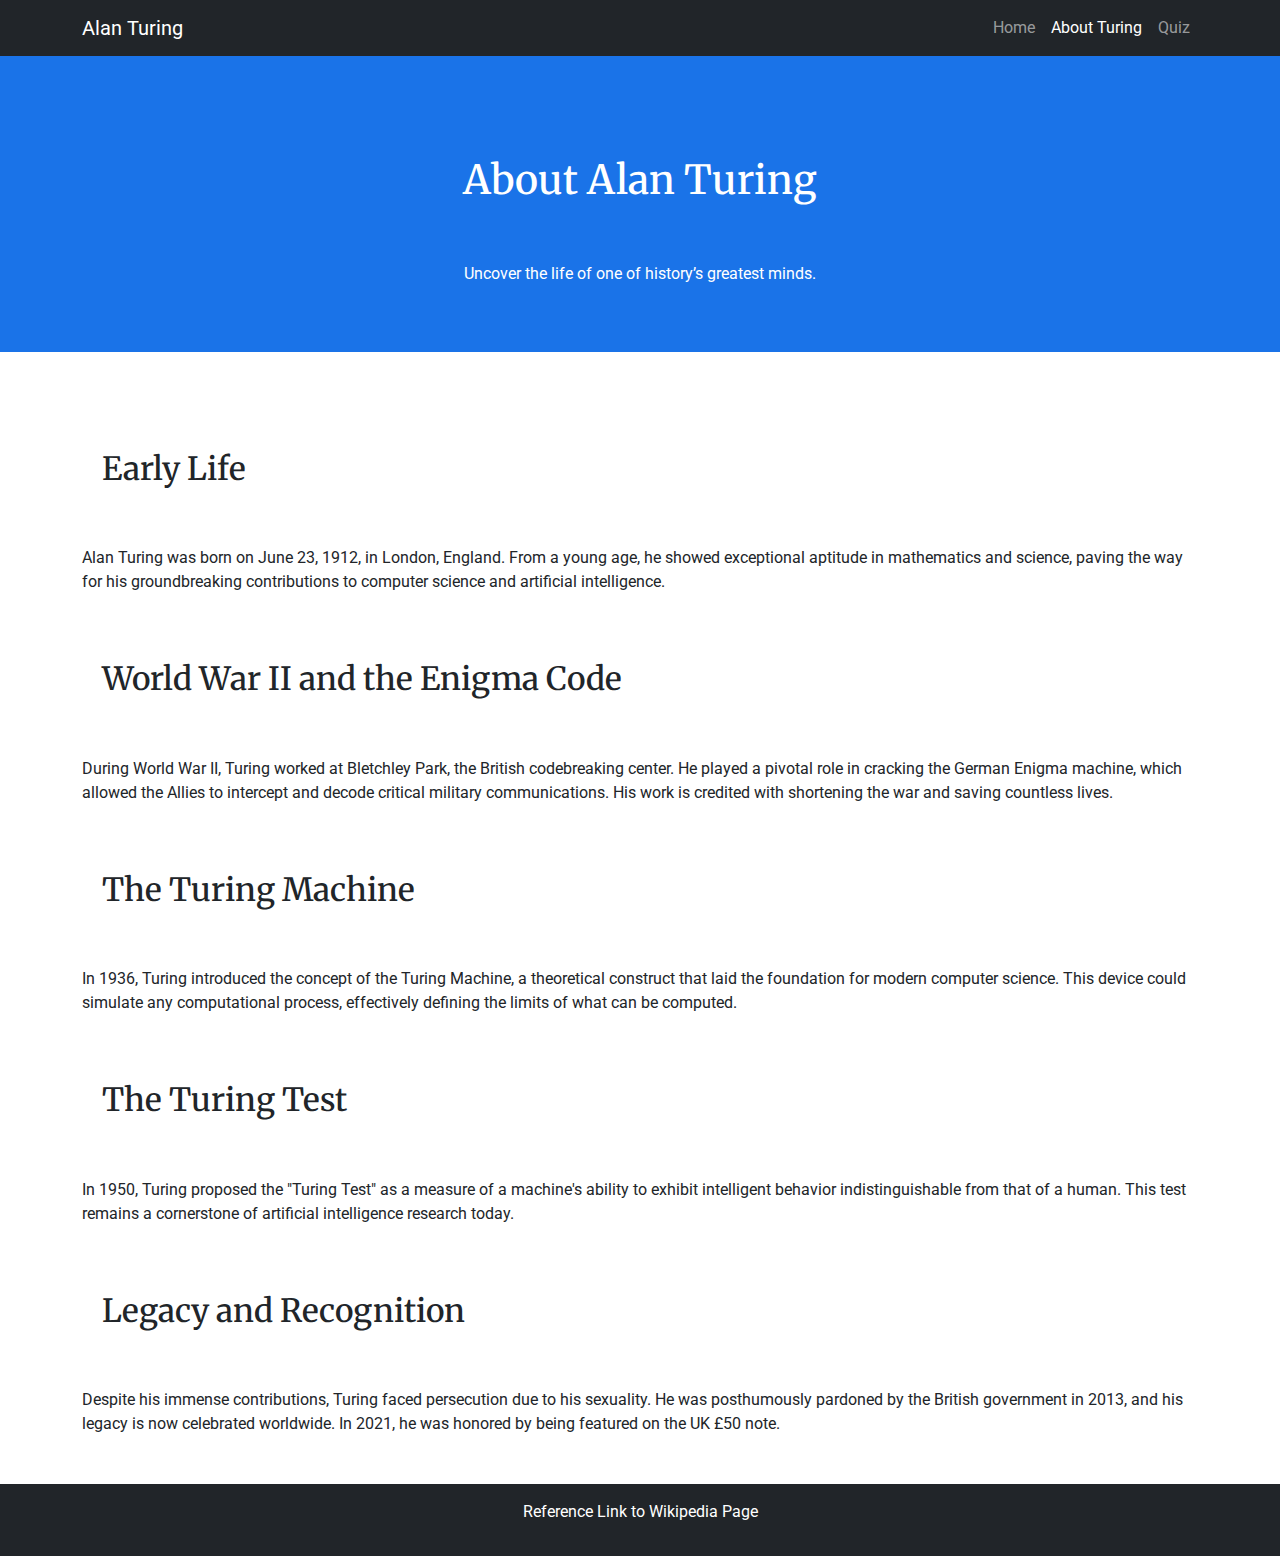
<file: about.html>
<!DOCTYPE html>
<html lang="en">
  <head>
    <meta charset="UTF-8" />
    <meta name="viewport" content="width=device-width, initial-scale=1.0" />
    <title>About Alan Turing</title>
    <!-- Bootstrap CSS -->
    <link
      href="https://cdn.jsdelivr.net/npm/bootstrap@5.3.0-alpha3/dist/css/bootstrap.min.css"
      rel="stylesheet"
    />
    <!-- Google Fonts -->
    <link
      href="https://fonts.googleapis.com/css2?family=Roboto:wght@400;700&family=Merriweather:wght@400;700&display=swap"
      rel="stylesheet"
    />
    <!-- Link to CSS -->
    <link rel="stylesheet" href="styles.css" />
  </head>
  <body>
    <!-- Navbar -->
    <nav class="navbar navbar-expand-lg navbar-dark bg-dark">
      <div class="container">
        <a class="navbar-brand" href="index.html">Alan Turing</a>
        <button
          class="navbar-toggler"
          type="button"
          data-bs-toggle="collapse"
          data-bs-target="#navbarNav"
          aria-controls="navbarNav"
          aria-expanded="false"
          aria-label="Toggle navigation"
        >
          <span class="navbar-toggler-icon"></span>
        </button>
        <div class="collapse navbar-collapse" id="navbarNav">
          <ul class="navbar-nav ms-auto">
            <li class="nav-item">
              <a class="nav-link" href="index.html">Home</a>
            </li>
            <li class="nav-item">
              <a class="nav-link active" href="about.html">About Turing</a>
            </li>
            <li class="nav-item">
              <a class="nav-link" href="interactive.html">Quiz</a>
            </li>
          </ul>
        </div>
      </div>
    </nav>

    <!-- Hero Section -->
    <section class="hero">
      <h1>About Alan Turing</h1>
      <p>Uncover the life of one of history’s greatest minds.</p>
    </section>

    <!-- Main Content -->
    <div class="container mt-5">
      <h2>Early Life</h2>
      <p>
        Alan Turing was born on June 23, 1912, in London, England. From a young
        age, he showed exceptional aptitude in mathematics and science, paving
        the way for his groundbreaking contributions to computer science and
        artificial intelligence.
      </p>

      <h2>World War II and the Enigma Code</h2>
      <p>
        During World War II, Turing worked at Bletchley Park, the British
        codebreaking center. He played a pivotal role in cracking the German
        Enigma machine, which allowed the Allies to intercept and decode
        critical military communications. His work is credited with shortening
        the war and saving countless lives.
      </p>

      <h2>The Turing Machine</h2>
      <p>
        In 1936, Turing introduced the concept of the Turing Machine, a
        theoretical construct that laid the foundation for modern computer
        science. This device could simulate any computational process,
        effectively defining the limits of what can be computed.
      </p>

      <h2>The Turing Test</h2>
      <p>
        In 1950, Turing proposed the "Turing Test" as a measure of a machine's
        ability to exhibit intelligent behavior indistinguishable from that of a
        human. This test remains a cornerstone of artificial intelligence
        research today.
      </p>

      <h2>Legacy and Recognition</h2>
      <p>
        Despite his immense contributions, Turing faced persecution due to his
        sexuality. He was posthumously pardoned by the British government in
        2013, and his legacy is now celebrated worldwide. In 2021, he was
        honored by being featured on the UK £50 note.
      </p>
    </div>

    <!-- Footer -->
    <footer class="bg-dark text-white text-center py-3 mt-5">
      <p>
        <a
          href="https://en.wikipedia.org/wiki/Alan_Turing"
          target="_blank"
          class="text-white text-decoration-none"
          >Reference Link to Wikipedia Page</a
        >
      </p>
    </footer>

    <!-- Bootstrap JS -->
    <script src="https://cdn.jsdelivr.net/npm/bootstrap@5.3.0-alpha3/dist/js/bootstrap.bundle.min.js"></script>
  </body>
</html>
</file>
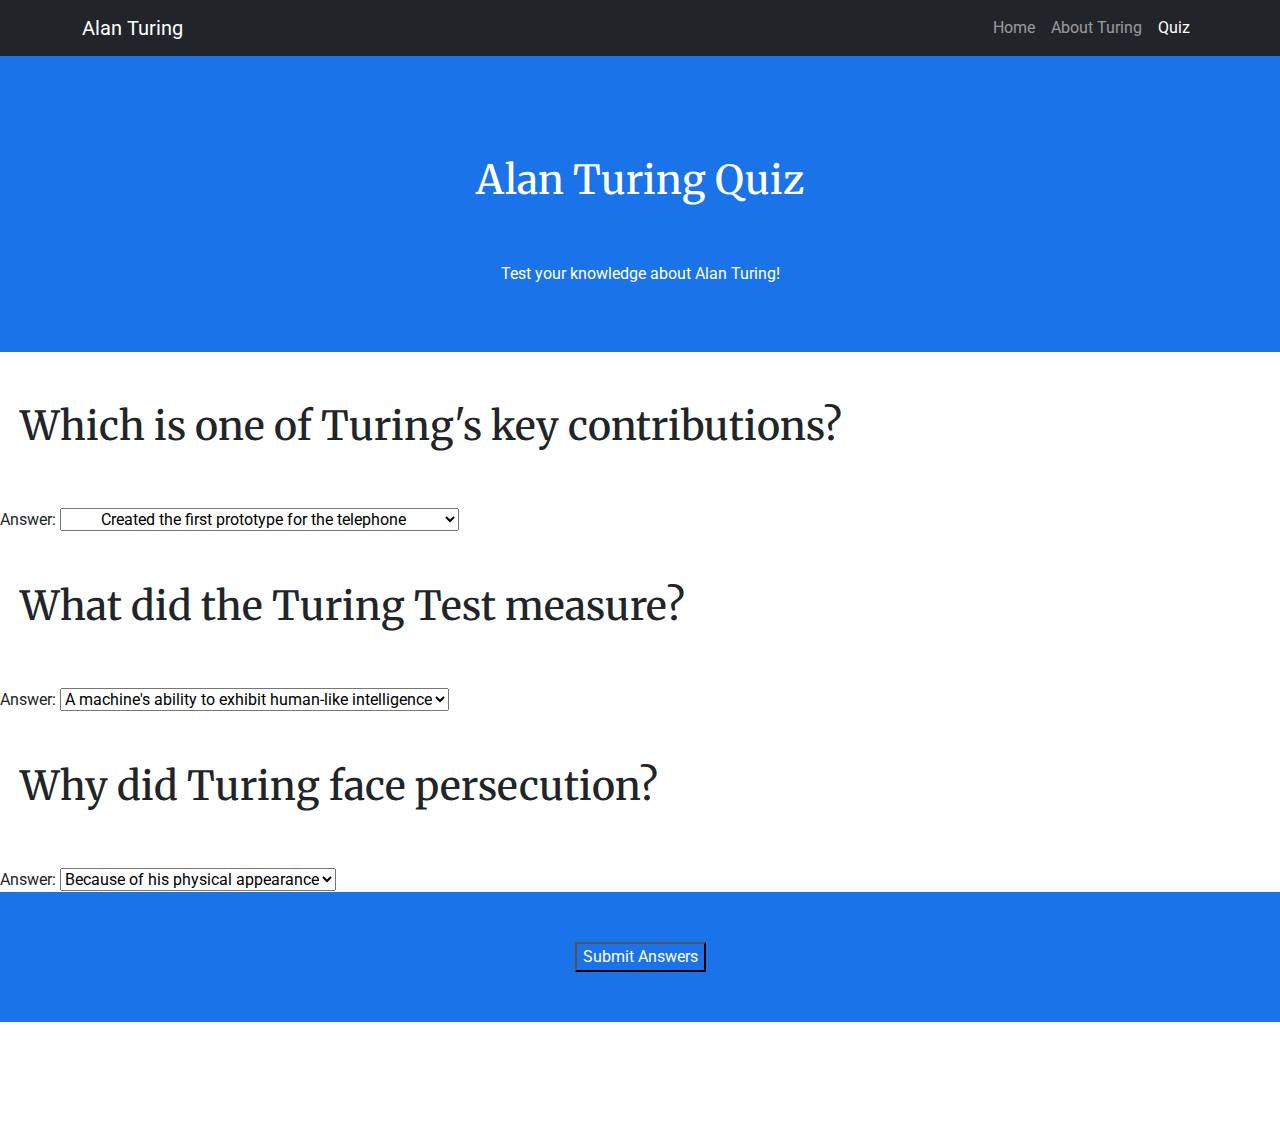
<file: interactive.html>
<!DOCTYPE html>
<html lang="en">
  <head>
    <meta charset="UTF-8" />
    <meta name="viewport" content="width=device-width, initial-scale=1.0" />
    <title>Alan Turing Quiz</title>
    <!-- Bootstrap CSS -->
    <link
      href="https://cdn.jsdelivr.net/npm/bootstrap@5.3.0-alpha3/dist/css/bootstrap.min.css"
      rel="stylesheet"
    />
    <!-- Google Fonts -->
    <link
      href="https://fonts.googleapis.com/css2?family=Roboto:wght@400;700&family=Merriweather:wght@400;700&display=swap"
      rel="stylesheet"
    />
    <!-- Link to CSS -->
    <link rel="stylesheet" href="styles.css" />
  </head>
  <body>
    <!-- Navbar -->
    <nav class="navbar navbar-expand-lg navbar-dark bg-dark">
      <div class="container">
        <a class="navbar-brand" href="index.html">Alan Turing</a>
        <button
          class="navbar-toggler"
          type="button"
          data-bs-toggle="collapse"
          data-bs-target="#navbarNav"
          aria-controls="navbarNav"
          aria-expanded="false"
          aria-label="Toggle navigation"
        >
          <span class="navbar-toggler-icon"></span>
        </button>
        <div class="collapse navbar-collapse" id="navbarNav">
          <ul class="navbar-nav ms-auto">
            <li class="nav-item">
              <a class="nav-link" href="index.html">Home</a>
            </li>
            <li class="nav-item">
              <a class="nav-link" href="about.html">About Turing</a>
            </li>
            <li class="nav-item">
              <a class="nav-link active" href="interactive.html">Quiz</a>
            </li>
          </ul>
        </div>
      </div>
    </nav>

    <!-- Hero Section -->
    <section class="hero">
      <h1>Alan Turing Quiz</h1>
      <p>Test your knowledge about Alan Turing!</p>
    </section>

    <!-- Quiz Section -->
    <h1>Which is one of Turing's key contributions?</h1>
    <!-- Answer:Deciphered Engima code during WWII -->
    <label for="answer1"> Answer: </label>

    <select name="answer1" id="answer1">
      <option value="prototype">
        Created the first prototype for the telephone
      </option>
      <option value="Enigma">Deciphered Engima code during WWII</option>
      <option value="military">
        Designed war machines for the American military
      </option>
      <option value="hacking">
        Hacked opposing nations in WWII to gain information
      </option>
    </select>
    <h1>What did the Turing Test measure?</h1>
    <!-- Answer:A machine's ability to exhibit human-like intelligence -->
    <label for="answer2"> Answer: </label>

    <select name="answer2" id="answer2">
      <option value="intelligence">
        A machine's ability to exhibit human-like intelligence
      </option>
      <option value="efficiency">
        The efficiency of code under high stress/output
      </option>
      <option value="switch">
        A person's ability to switch languages in CS
      </option>
      <option value="mimic">
        The computer's ability to mimic other computers
      </option>
    </select>
    <h1>Why did Turing face persecution?</h1>
    <!-- Answer:Because of his sexuality -->
    <label for="answer3"> Answer: </label>

    <select name="answer3" id="answer3">
      <option value="appearance">Because of his physical appearance</option>
      <option value="religion">Because of his religion</option>
      <option value="political">Because of his political opinions</option>
      <option value="sexuality">Because of his sexuality</option>
    </select>
    <!-- Footer -->

    <p class="hero">
      <!-- Submit Button -->
      <button type="button" id="button1">Submit Answers</button>
    </p>

    <!-- Quiz Score -->
    <h2><div id="result"></div></h2>

    <!-- Bootstrap JS -->
    <script src="https://cdn.jsdelivr.net/npm/bootstrap@5.3.0-alpha3/dist/js/bootstrap.bundle.min.js"></script>
    <!-- Link to JS Page -->
    <script src="interactive.js"></script>
    <!-- Calculates Quiz Score -->
  </body>
</html>
</file>
<file: styles.css>
body {
  font-family: "Roboto", sans-serif;
  background-color: white;
  color: #212529;
}
h1,
h2,
h3 {
  font-family: "Merriweather", serif;
  padding: 50px 20px;
}
.hero {
  background-color: #1a73e8;
  color: white;
  padding: 50px 20px;
  text-align: center;
}
.btn-custom {
  background-color: #fbbc05;
  color: #212529;
}
.btn-custom:hover {
  background-color: #ea4335;
  color: white;
}
.col-lg-6 {
  display: block;
  margin-left: auto;
  margin-right: auto;
  width: 50%;
}

button {
  background-color: #1a73e8;
  color: white;
}

option {
  text-align: center;
}
</file>
